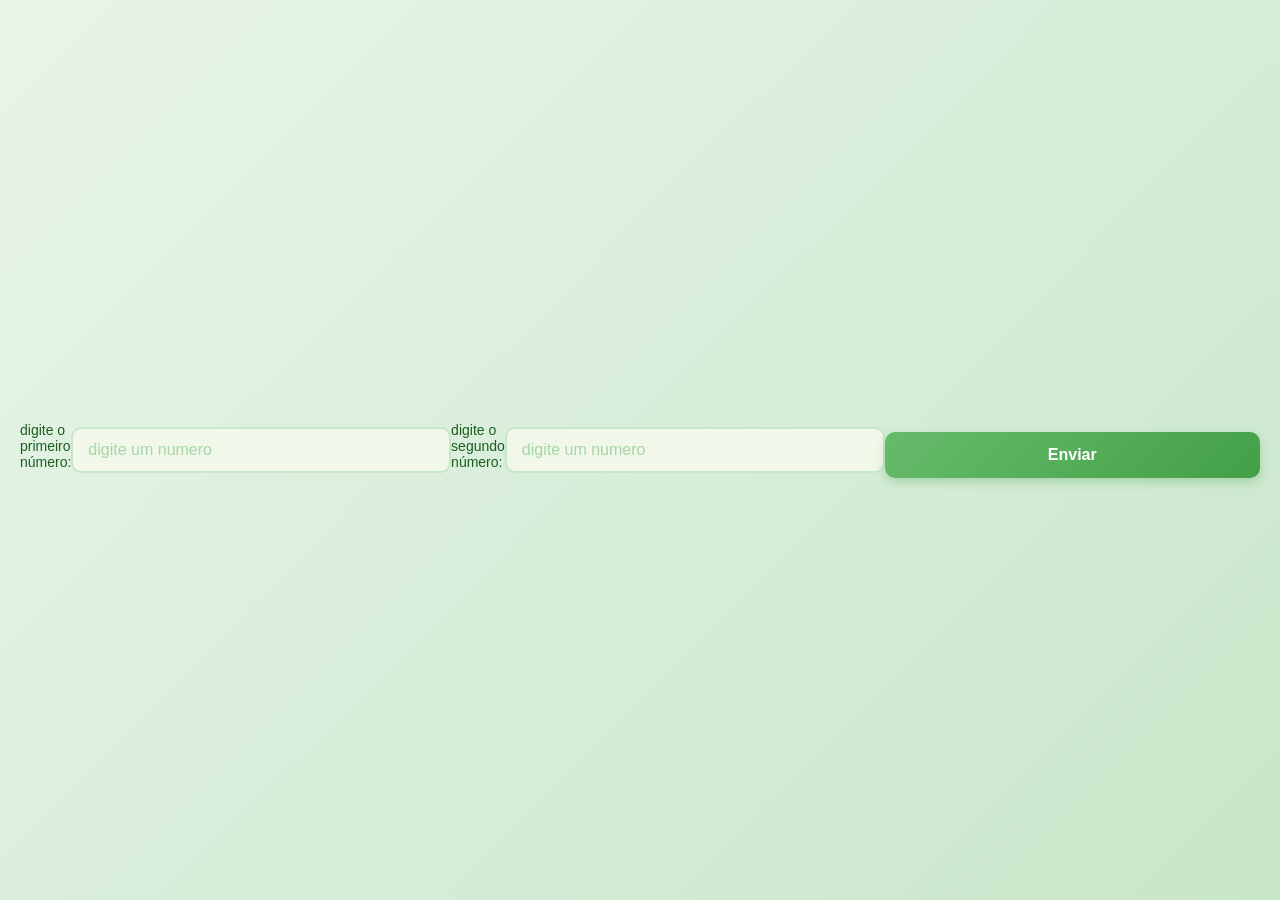
<file: index.html>
<!DOCTYPE html>
<html lang="en">
<head>
    <meta charset="UTF-8">
    <meta name="viewport" content="width=device-width, initial-scale=1.0">
    <title>Média</title>
    <link rel="stylesheet" href="css/style.css">
</head>
<body>
    <label>digite o primeiro número:</label>
    <input type="number" placeholder="digite um numero" name="primeironumb" id="primeironumb"/>
    <br/><br>
    
    <label>digite o segundo número:</label>
    <input type="number" placeholder="digite um numero" name="segundonumb" id="segundonumb"/>
    <br/><br>
    
    <button type="button" id="btn_soma" onclick="soma()">Enviar</button>
    <br/><br>
    
    
    <label id="resposta"></label>
    
    <script src="js/script.js"></script>
</body>
</html>
</file>
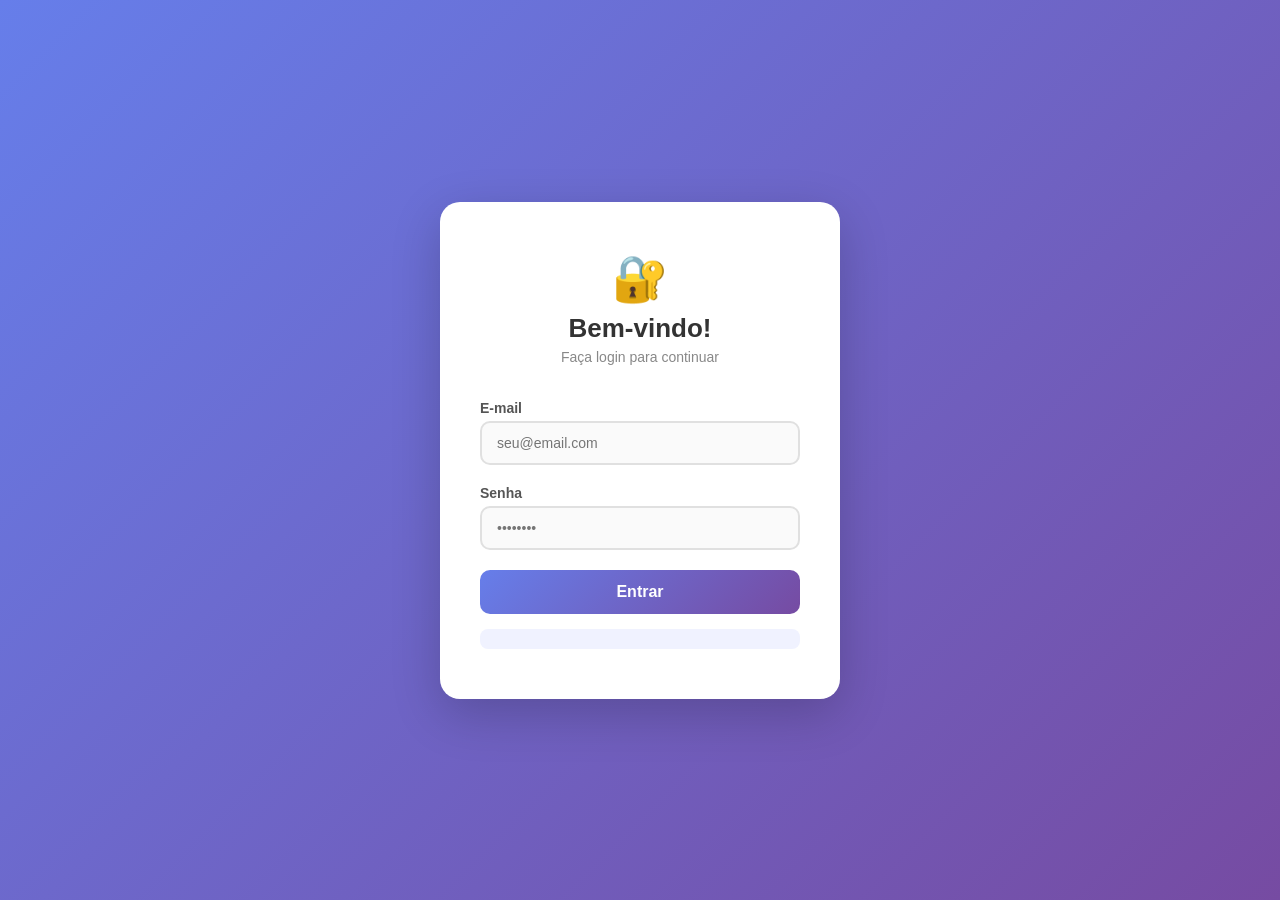
<file: login/index.html>
<!DOCTYPE html>
<html lang="pt-BR">
<head>
    <meta charset="UTF-8">
    <meta name="viewport" content="width=device-width, initial-scale=1.0">
    <title>Login</title>
    <link rel="stylesheet" href="css/style.css">
</head>
<body>
    <div class="login-container">
        <div class="login-header">
            <span class="icon">🔐</span>
            <h1>Bem-vindo!</h1>
            <p>Faça login para continuar</p>
        </div>

        <form>
            <div class="form-group">
                <label for="email">E-mail</label>
                <input type="email" id="email" placeholder="seu@email.com" required>
            </div>

            <div class="form-group">
                <label for="password">Senha</label>
                <input type="password" id="password" placeholder="••••••••" required>
            </div>

                <button type="submit" class="login-btn">Entrar</button>
          
         
        <div id="message" class="message"></div>
        <label id="login"></label>

        </form>
    </div>
</body>
</html>
</file>
<file: css/style.css>
* {
    margin: 0;
    padding: 0;
    box-sizing: border-box;
}

body {
    font-family: 'Segoe UI', Tahoma, Geneva, Verdana, sans-serif;
    background: linear-gradient(135deg, #e8f5e9 0%, #c8e6c9 100%);
    min-height: 100vh;
    display: flex;
    justify-content: center;
    align-items: center;
    padding: 20px;
}

.container {
    background-color: #ffffff;
    border-radius: 20px;
    box-shadow: 0 10px 30px rgba(0, 0, 0, 0.1);
    padding: 40px;
    width: 100%;
    max-width: 450px;
    transition: transform 0.3s ease;
}

.container:hover {
    transform: translateY(-5px);
}

h1 {
    color: #2e7d32;
    text-align: center;
    margin-bottom: 30px;
    font-size: 28px;
    font-weight: 600;
    border-bottom: 3px solid #a5d6a7;
    display: inline-block;
    width: 100%;
    padding-bottom: 10px;
}

label {
    display: block;
    color: #1b5e20;
    font-weight: 500;
    margin-bottom: 8px;
    font-size: 14px;
}

input {
    width: 100%;
    padding: 12px 15px;
    border: 2px solid #c8e6c9;
    border-radius: 10px;
    font-size: 16px;
    transition: all 0.3s ease;
    outline: none;
    background-color: #f1f8e9;
    color: #1b5e20;
}

input:focus {
    border-color: #66bb6a;
    background-color: #ffffff;
    box-shadow: 0 0 0 3px rgba(102, 187, 106, 0.1);
}

input::placeholder {
    color: #a5d6a7;
}

button {
    width: 100%;
    background: linear-gradient(135deg, #66bb6a 0%, #43a047 100%);
    color: white;
    border: none;
    padding: 14px;
    border-radius: 10px;
    font-size: 16px;
    font-weight: 600;
    cursor: pointer;
    transition: all 0.3s ease;
    margin-top: 10px;
    box-shadow: 0 4px 10px rgba(67, 160, 71, 0.3);
}

button:hover {
    background: linear-gradient(135deg, #43a047 0%, #2e7d32 100%);
    transform: translateY(-2px);
    box-shadow: 0 6px 15px rgba(67, 160, 71, 0.4);
}

button:active {
    transform: translateY(0);
}

.resultado {
    margin-top: 25px;
    padding: 15px;
    background-color: #e8f5e9;
    border-radius: 10px;
    text-align: center;
    font-size: 18px;
    font-weight: 600;
    color: #1b5e20;
    border-left: 4px solid #66bb6a;
    transition: all 0.3s ease;
}

.resultado span {
    color: #2e7d32;
    font-size: 20px;
}

br {
    display: none;
}

/* Espaçamento entre os campos */
.container > br {
    display: none;
}

.container label,
.container input {
    margin-bottom: 20px;
}

/* Responsividade */
@media (max-width: 480px) {
    .container {
        padding: 25px;
    }
    
    h1 {
        font-size: 24px;
    }
    
    input, button {
        padding: 10px 12px;
    }
    
    .resultado {
        font-size: 16px;
    }
}
</file>
<file: login/css/style.css>
* {
    margin: 0;
    padding: 0;
    box-sizing: border-box;
    font-family: 'Segoe UI', Tahoma, Geneva, Verdana, sans-serif;
}

body {
    min-height: 100vh;
    display: flex;
    align-items: center;
    justify-content: center;
    background: linear-gradient(135deg, #667eea 0%, #764ba2 100%);
    padding: 20px;
}

.login-container {
    background: #fff;
    border-radius: 20px;
    padding: 50px 40px;
    width: 100%;
    max-width: 400px;
    box-shadow: 0 15px 50px rgba(0, 0, 0, 0.2);
}

.login-header {
    text-align: center;
    margin-bottom: 35px;
}

.login-header .icon {
    font-size: 45px;
    display: block;
    margin-bottom: 8px;
}

.login-header h1 {
    font-size: 26px;
    color: #333;
    font-weight: 700;
}

.login-header p {
    color: #888;
    font-size: 14px;
    margin-top: 5px;
}

.form-group {
    margin-bottom: 20px;
}

.form-group label {
    display: block;
    font-size: 14px;
    font-weight: 600;
    color: #555;
    margin-bottom: 5px;
}

.form-group input {
    width: 100%;
    padding: 12px 15px;
    border: 2px solid #e0e0e0;
    border-radius: 10px;
    font-size: 14px;
    transition: 0.3s;
    outline: none;
    background: #fafafa;
}

.form-group input:focus {
    border-color: #667eea;
    background: #fff;
    box-shadow: 0 0 0 3px rgba(102, 126, 234, 0.15);
}

.form-options {
    display: flex;
    justify-content: space-between;
    align-items: center;
    margin: 18px 0 25px;
}

.checkbox-label {
    font-size: 14px;
    color: #666;
    cursor: pointer;
}

.checkbox-label input {
    accent-color: #667eea;
    cursor: pointer;
}

.forgot-link {
    color: #667eea;
    text-decoration: none;
    font-size: 14px;
    font-weight: 500;
}

.forgot-link:hover {
    text-decoration: underline;
}

.login-btn {
    width: 100%;
    padding: 13px;
    background: linear-gradient(135deg, #667eea 0%, #764ba2 100%);
    color: #fff;
    border: none;
    border-radius: 10px;
    font-size: 16px;
    font-weight: 600;
    cursor: pointer;
    transition: 0.3s;
}

.login-btn:hover {
    transform: translateY(-2px);
    box-shadow: 0 6px 20px rgba(102, 126, 234, 0.35);
}

.message {
    margin-top: 15px;
    text-align: center;
    font-size: 14px;
    font-weight: 500;
    color: #667eea;
    background: #f0f2ff;
    padding: 10px;
    border-radius: 8px;
}

.register-link {
    text-align: center;
    margin-top: 22px;
    font-size: 14px;
    color: #666;
}

.register-link a {
    color: #667eea;
    text-decoration: none;
    font-weight: 600;
}

.register-link a:hover {
    text-decoration: underline;
}
</file>
